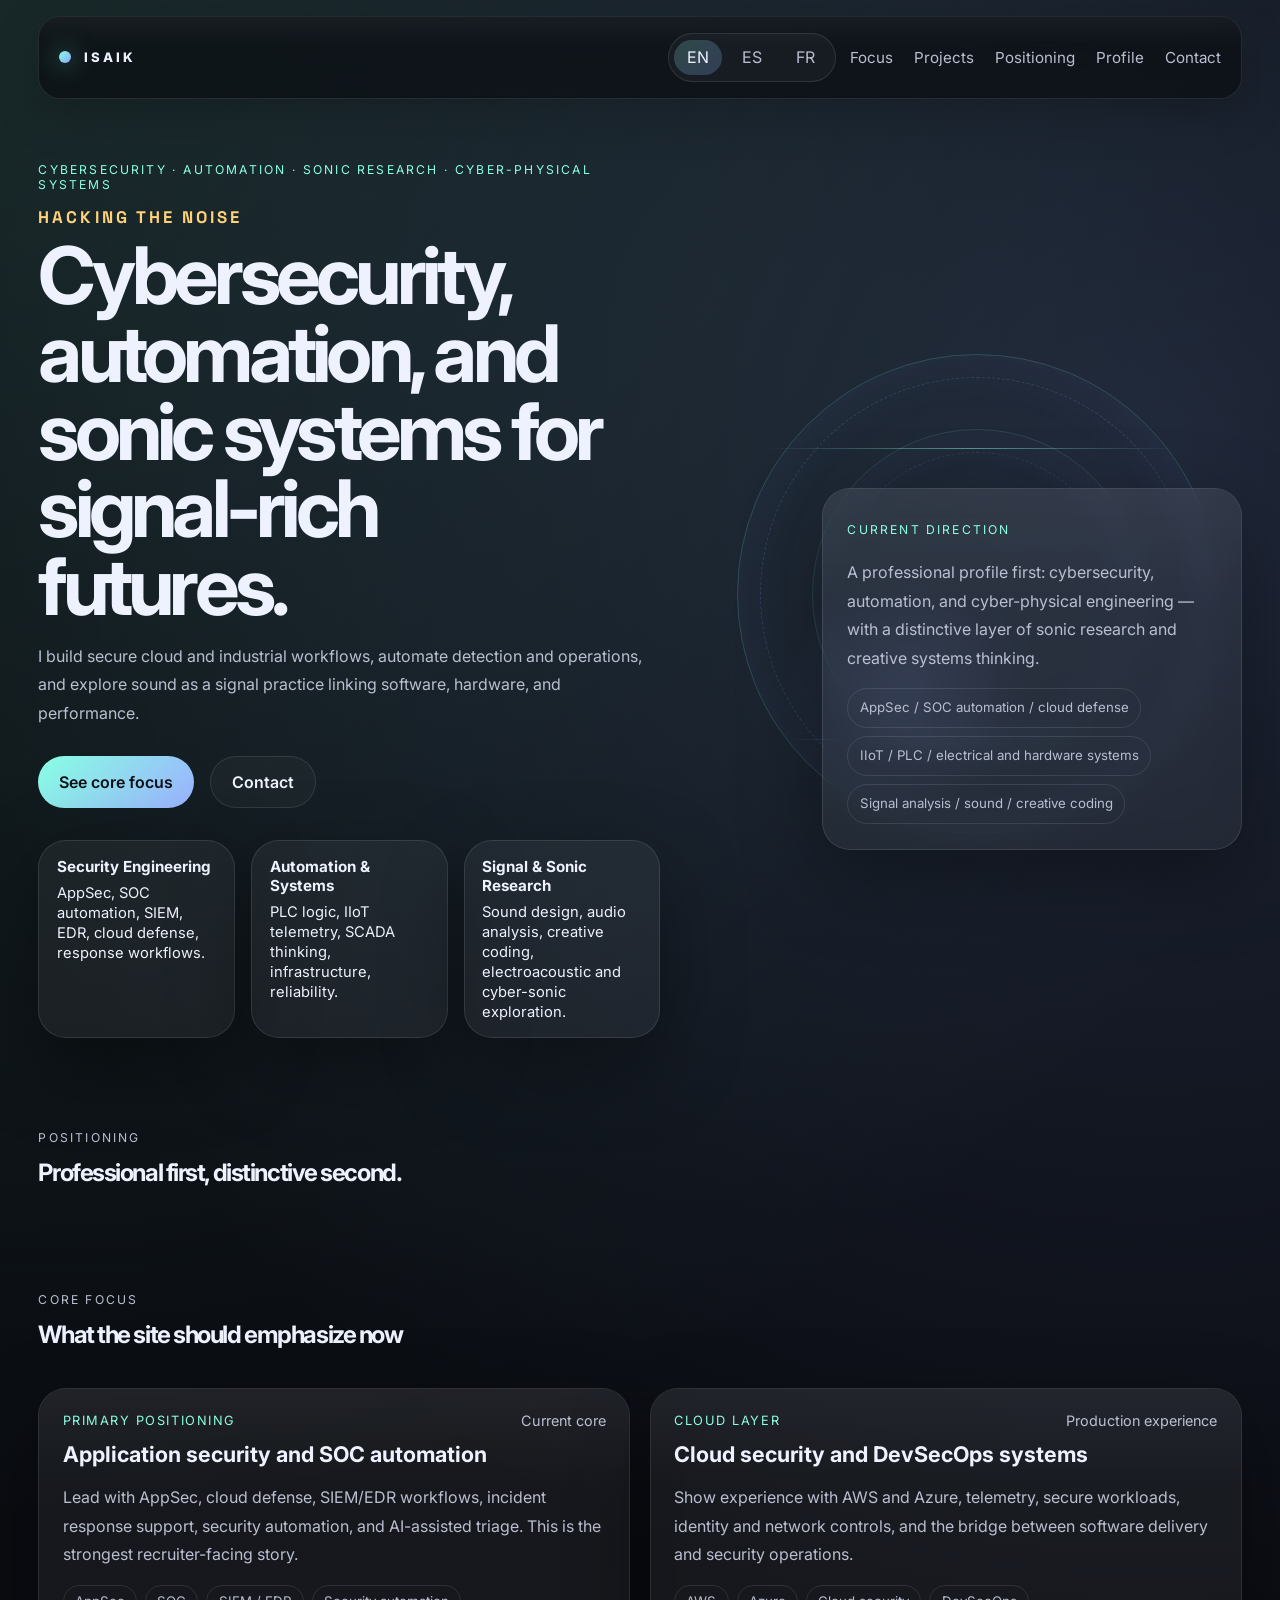
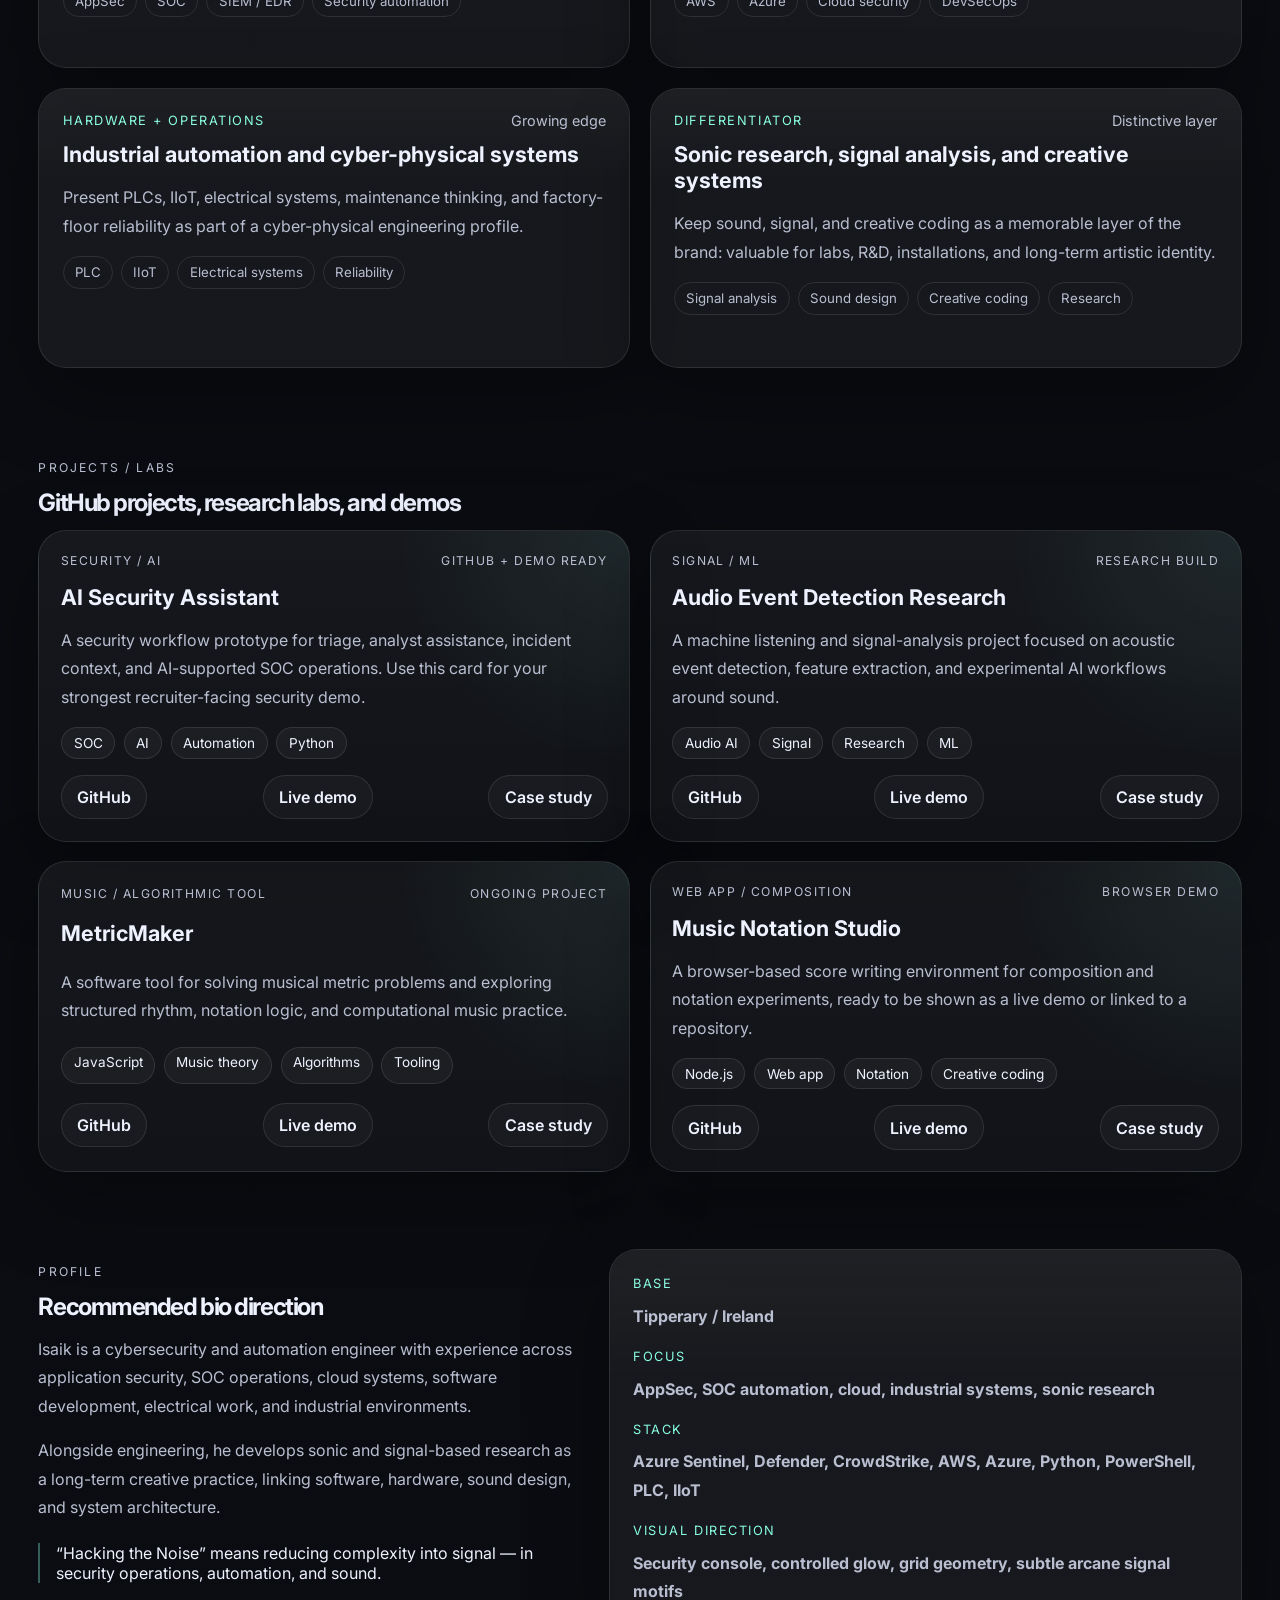
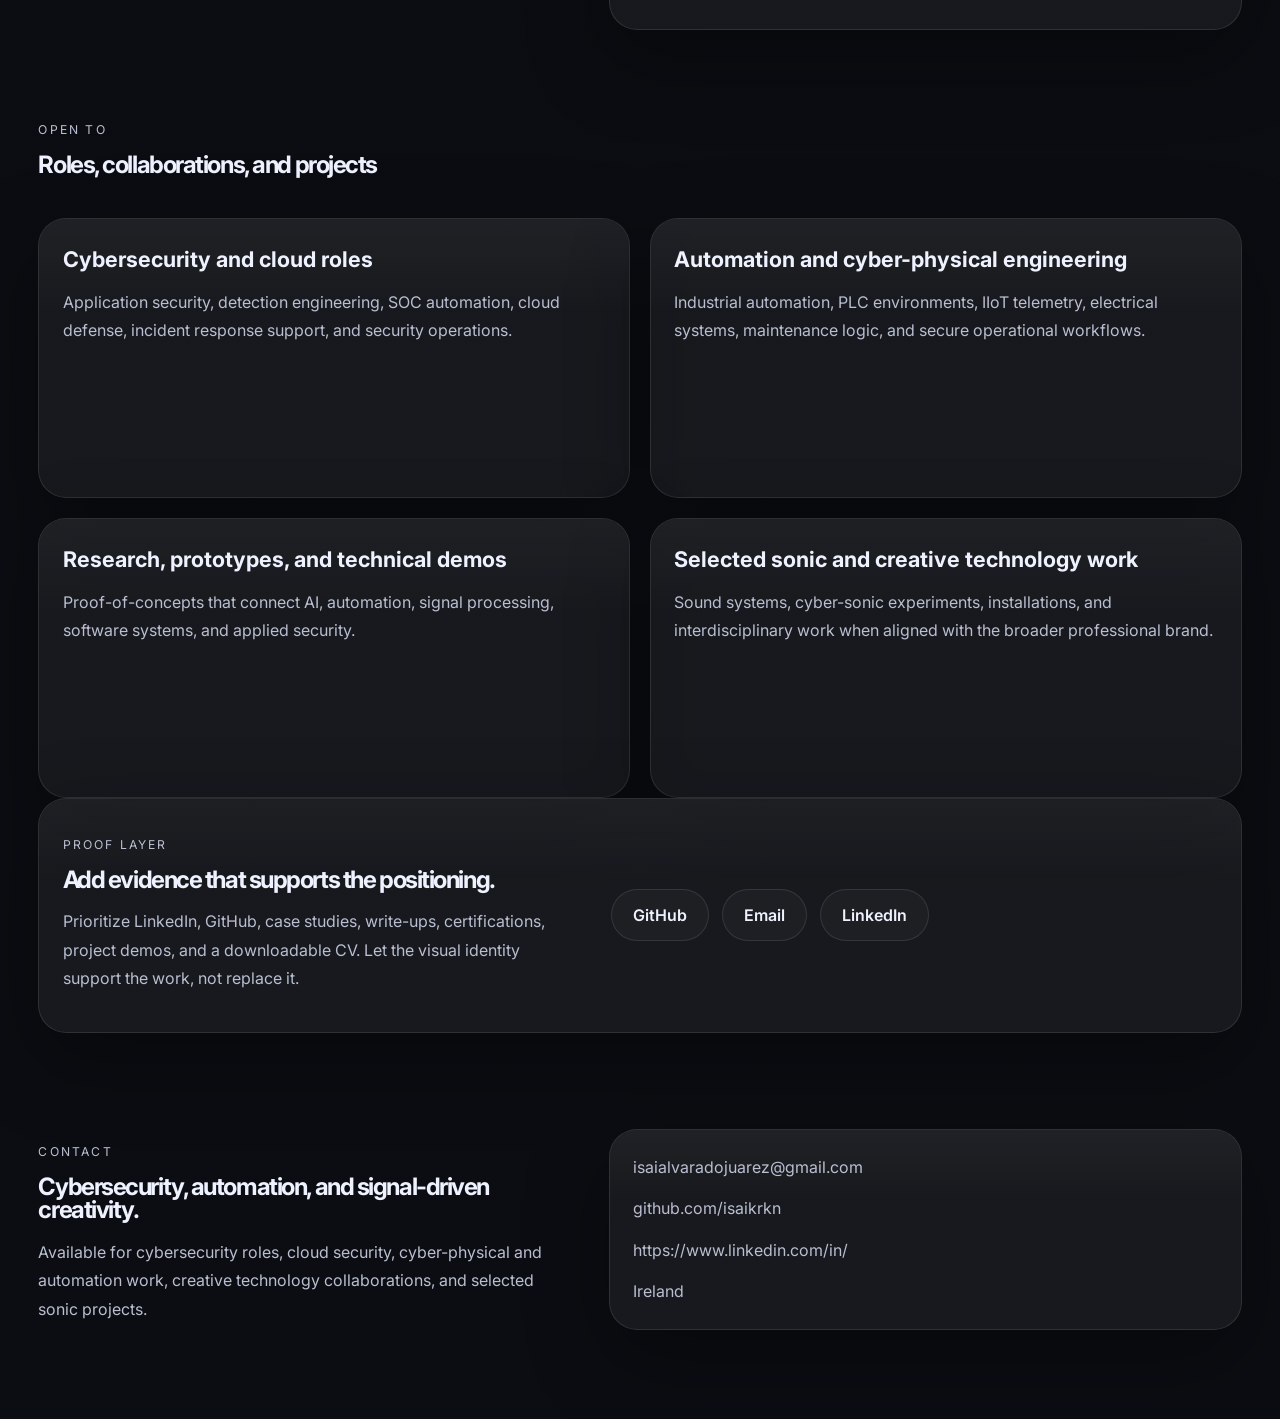
<file: index.html>
<!DOCTYPE html>
<html lang="en">
  <head>
    <meta charset="UTF-8" />
    <meta name="viewport" content="width=device-width, initial-scale=1.0" />
    <title>Isaik | Hacking the Noise</title>
    <meta
      name="description"
      content="Official website of Isaik — cybersecurity, automation, cyber-physical systems, and sonic research. Hacking the Noise."
    />
    <meta
      name="keywords"
      content="Isaik, cybersecurity, automation engineer, cyber-physical systems, appsec, SOC automation, IIoT, sound design, sonic research, Dublin"
    />
    <meta name="author" content="Isaik" />
    <meta name="theme-color" content="#0a0d13" />

    <meta property="og:title" content="Isaik | Hacking the Noise" />
    <meta
      property="og:description"
      content="Cybersecurity, automation, cyber-physical systems, and sonic research."
    />
    <meta property="og:type" content="website" />
    <meta property="og:image" content="assets/og-cover.svg" />

    <meta name="twitter:card" content="summary_large_image" />
    <meta name="twitter:title" content="Isaik | Hacking the Noise" />
    <meta
      name="twitter:description"
      content="Cybersecurity, automation, cyber-physical systems, and sonic research."
    />
    <meta name="twitter:image" content="assets/og-cover.svg" />

    <link rel="icon" href="assets/favicon.svg" type="image/svg+xml" />
    <link rel="manifest" href="site.webmanifest" />
    <link rel="preconnect" href="https://fonts.googleapis.com" />
    <link rel="preconnect" href="https://fonts.gstatic.com" crossorigin />
    <link
      href="https://fonts.googleapis.com/css2?family=Inter:wght@400;500;600;700;800&family=Space+Grotesk:wght@500;700&display=swap"
      rel="stylesheet"
    />
    <link rel="stylesheet" href="styles.css" />

    <script type="application/ld+json">
      {
        "@context": "https://schema.org",
        "@type": "Person",
        "name": "Isaik",
        "alternateName": "Nehemias Isai Alvarado Juarez",
        "jobTitle": [
          "Cybersecurity Specialist",
          "Automation Engineer",
          "Electrical & Automation Engineer",
          "Cloud Security Engineer",
          "Sound Designer",
          "Creative Technologist"
        ],
        "email": "mailto:isaialvaradojuarez@gmail.com",
        "url": "/",
        "sameAs": [
          "https://github.com/isaikrkn"
        ],
        "homeLocation": {
          "@type": "Place",
          "name": "Ireland"
        },
        "knowsAbout": [
          "Application Security",
          "SOC Automation",
          "Cloud Security",
          "Industrial Automation",
          "PLC",
          "IIoT",
          "Cyber-Physical Systems",
          "Signal Analysis",
          "Sound Design",
          "Creative Coding"
        ]
      }
    </script>
  </head>
  <body>
    <div class="noise"></div>
    <div class="site-shell">
      <header class="topbar">
        <a class="brand" href="#home" aria-label="Go to home">
          <span class="brand-mark"></span>
          <span>ISAIK</span>
        </a>

        <div class="topbar-actions">
          <div class="lang-switcher" id="langSwitcher" role="group" aria-label="Language selector">
            <button class="lang-btn active" type="button" data-lang="en" aria-pressed="true">EN</button>
            <button class="lang-btn" type="button" data-lang="es" aria-pressed="false">ES</button>
            <button class="lang-btn" type="button" data-lang="fr" aria-pressed="false">FR</button>
          </div>

          <button class="nav-toggle" aria-expanded="false" aria-label="Open menu">
            <span></span>
            <span></span>
          </button>

          <nav class="nav">
            <a href="#work" data-i18n="nav.work">Focus</a>
            <a href="#projects" data-i18n="nav.projects">Projects</a>
            <a href="#positioning" data-i18n="nav.positioning">Positioning</a>
            <a href="#profile" data-i18n="nav.profile">Profile</a>
            <a href="#contact" data-i18n="nav.contact">Contact</a>
          </nav>
        </div>
      </header>

      <main>
        <section class="hero" id="home">
          <div class="hero-copy">
            <p class="eyebrow" data-i18n="hero.eyebrow">Cybersecurity · Automation · Sonic Research · Cyber-Physical Systems</p>
            <p class="mantra" data-i18n="hero.mantra">Hacking the Noise</p>
            <h1 data-i18n="hero.title">
              Cybersecurity, automation, and sonic systems for signal-rich futures.
            </h1>
            <p class="lead" data-i18n="hero.lead">
              I build secure cloud and industrial workflows, automate detection and operations, and explore sound as a signal practice linking software, hardware, and performance.
            </p>
            <div class="hero-actions">
              <a class="button button-primary" href="#work" data-i18n="hero.primaryCta">See core focus</a>
              <a class="button button-secondary" href="#contact" data-i18n="hero.secondaryCta">Contact</a>
            </div>
            <ul class="hero-metrics" aria-label="Profile summary">
              <li>
                <strong data-i18n="hero.metrics.one.title">Security Engineering</strong>
                <span data-i18n="hero.metrics.one.text">AppSec, SOC automation, SIEM, EDR, cloud defense, response workflows.</span>
              </li>
              <li>
                <strong data-i18n="hero.metrics.two.title">Automation & Systems</strong>
                <span data-i18n="hero.metrics.two.text">PLC logic, IIoT telemetry, SCADA thinking, infrastructure, reliability.</span>
              </li>
              <li>
                <strong data-i18n="hero.metrics.three.title">Signal & Sonic Research</strong>
                <span data-i18n="hero.metrics.three.text">Sound design, audio analysis, creative coding, electroacoustic and cyber-sonic exploration.</span>
              </li>
            </ul>
          </div>

          <div class="hero-visual" aria-hidden="true">
            <div class="sigil-ring"></div>
            <div class="sigil-ring sigil-ring-two"></div>
            <div class="sigil-core"></div>
            <div class="scan-line scan-a"></div>
            <div class="scan-line scan-b"></div>
            <div class="terminal-card">
              <span class="grid-label" data-i18n="hero.visualLabel">Current direction</span>
              <p data-i18n="hero.visualText">
                A professional profile first: cybersecurity, automation, and cyber-physical engineering — with a distinctive layer of sonic research and creative systems thinking.
              </p>
              <ul>
                <li data-i18n="hero.visualList.one">AppSec / SOC automation / cloud defense</li>
                <li data-i18n="hero.visualList.two">IIoT / PLC / electrical and hardware systems</li>
                <li data-i18n="hero.visualList.three">Signal analysis / sound / creative coding</li>
              </ul>
            </div>
          </div>
        </section>

        <section class="section intro-band" id="positioning">
          <div>
            <p class="section-label" data-i18n="positioning.label">Positioning</p>
            <h2 data-i18n="positioning.title">Professional first, distinctive second.</h2>
          </div>
          <div>
            <p data-i18n="positioning.textOne">
              The site should present you first as a credible engineering profile spanning cybersecurity, automation, cloud, and cyber-physical systems.
            </p>
            <p data-i18n="positioning.textTwo">
              Your artistic layer remains a differentiator, not a distraction: sound, signal, and systems thinking make the brand memorable without reducing professionalism.
            </p>
          </div>
        </section>

        <section class="section" id="work">
          <div class="section-heading">
            <div>
              <p class="section-label" data-i18n="work.label">Core focus</p>
              <h2 data-i18n="work.title">What the site should emphasize now</h2>
            </div>
            <p data-i18n="work.intro">
              These blocks align your website with the strongest story from your engineering, security, automation, and sound background.
            </p>
          </div>

          <div class="project-grid" id="projectGrid"></div>
        </section>

        <section class="section" id="projects">
          <div class="section-heading">
            <div>
              <p class="section-label" data-i18n="portfolio.label">Projects / Labs</p>
              <h2 data-i18n="portfolio.title">GitHub projects, research labs, and demos</h2>
            </div>
            <p data-i18n="portfolio.intro">
              This is the section to showcase repositories, live demos, technical case studies, and cyber-sonic experiments.
            </p>
          </div>

          <div class="portfolio-grid" id="portfolioGrid"></div>
        </section>

        <section class="section split" id="profile">
          <div>
            <p class="section-label" data-i18n="profile.label">Profile</p>
            <h2 data-i18n="profile.title">Recommended bio direction</h2>
            <p data-i18n="profile.textOne">
              Isaik is a cybersecurity and automation engineer with experience across application security, SOC operations, cloud systems, software development, electrical work, and industrial environments.
            </p>
            <p data-i18n="profile.textTwo">
              Alongside engineering, he develops sonic and signal-based research as a long-term creative practice, linking software, hardware, sound design, and system architecture.
            </p>
            <blockquote class="quote-block" data-i18n="profile.quote">
              “Hacking the Noise” means reducing complexity into signal — in security operations, automation, and sound.
            </blockquote>
          </div>

          <aside class="bio-panel">
            <div class="bio-item">
              <span data-i18n="profile.panel.base">Base</span>
              <strong data-i18n="profile.panel.baseValue">Tipperary / Ireland</strong>
            </div>
            <div class="bio-item">
              <span data-i18n="profile.panel.focus">Focus</span>
              <strong data-i18n="profile.panel.focusValue">AppSec, SOC automation, cloud, industrial systems, sonic research</strong>
            </div>
            <div class="bio-item">
              <span data-i18n="profile.panel.stack">Stack</span>
              <strong data-i18n="profile.panel.stackValue">Azure Sentinel, Defender, CrowdStrike, AWS, Azure, Python, PowerShell, PLC, IIoT</strong>
            </div>
            <div class="bio-item">
              <span data-i18n="profile.panel.visual">Visual direction</span>
              <strong data-i18n="profile.panel.visualValue">Security console, controlled glow, grid geometry, subtle arcane signal motifs</strong>
            </div>
          </aside>
        </section>

        <section class="section" id="opportunities">
          <div class="section-heading">
            <div>
              <p class="section-label" data-i18n="offers.label">Open to</p>
              <h2 data-i18n="offers.title">Roles, collaborations, and projects</h2>
            </div>
            <p data-i18n="offers.intro">
              Make it easy for recruiters, hiring managers, labs, and collaborators to understand where you fit best.
            </p>
          </div>

          <div class="service-grid" id="serviceGrid"></div>
        </section>

        <section class="section cta-panel">
          <div>
            <p class="section-label" data-i18n="cta.label">Proof layer</p>
            <h2 data-i18n="cta.title">Add evidence that supports the positioning.</h2>
            <p data-i18n="cta.text">
              Prioritize LinkedIn, GitHub, case studies, write-ups, certifications, project demos, and a downloadable CV. Let the visual identity support the work, not replace it.
            </p>
          </div>
          <div class="cta-links">
            <a class="pill-link" href="https://github.com/isaikrkn" target="_blank" rel="noreferrer">GitHub</a>
            <a class="pill-link" href="mailto:isaialvaradojuarez@gmail.com">Email</a>
            <a class="pill-link" href="https://www.linkedin.com/in/warrior-dev-security-nehemiah/" target="_blank" rel="noreferrer">LinkedIn</a>
          </div>
        </section>
      </main>

      <footer class="footer" id="contact">
        <div>
          <p class="section-label" data-i18n="footer.label">Contact</p>
          <h2 data-i18n="footer.title">Cybersecurity, automation, and signal-driven creativity.</h2>
          <p data-i18n="footer.text">
            Available for cybersecurity roles, cloud security, cyber-physical and automation work, creative technology collaborations, and selected sonic projects.
          </p>
        </div>

        <div class="contact-card">
          <a href="mailto:isaialvaradojuarez@gmail.com">isaialvaradojuarez@gmail.com</a>
          <a href="https://github.com/isaikrkn" target="_blank" rel="noreferrer">github.com/isaikrkn</a>
          <a href="https://www.linkedin.com/in/warrior-dev-security-nehemiah/" target="_blank" rel="noreferrer">https://www.linkedin.com/in/</a>
          <span data-i18n="footer.location">Ireland</span>
        </div>
      </footer>
    </div>

    <script src="script.js"></script>
  </body>
</html>
</file>
<file: styles.css>
:root {
  --bg: #0b0d12;
  --bg-soft: #121621;
  --panel: rgba(255, 255, 255, 0.05);
  --panel-strong: rgba(255, 255, 255, 0.08);
  --line: rgba(255, 255, 255, 0.1);
  --line-strong: rgba(255, 255, 255, 0.16);
  --text: #eef2ff;
  --muted: #b9bfd1;
  --accent: #88ffe2;
  --accent-2: #8ba7ff;
  --warm: #ffd27a;
  --max: 1220px;
  --shadow: 0 28px 80px rgba(0, 0, 0, 0.34);
  --radius: 28px;
}

* {
  box-sizing: border-box;
}

html {
  scroll-behavior: smooth;
}

body {
  margin: 0;
  font-family: "Inter", system-ui, -apple-system, BlinkMacSystemFont, "Segoe UI", sans-serif;
  background:
    radial-gradient(circle at top left, rgba(136, 255, 226, 0.12), transparent 32%),
    radial-gradient(circle at 90% 10%, rgba(139, 167, 255, 0.16), transparent 28%),
    linear-gradient(180deg, #090b10 0%, #0b0d12 100%);
  color: var(--text);
  min-height: 100vh;
  overflow-x: hidden;
}

body::before {
  content: "";
  position: fixed;
  inset: 0;
  pointer-events: none;
  background-image:
    linear-gradient(rgba(255,255,255,0.03) 1px, transparent 1px),
    linear-gradient(90deg, rgba(255,255,255,0.03) 1px, transparent 1px);
  background-size: 34px 34px;
  mask-image: radial-gradient(circle at center, black 50%, transparent 92%);
  opacity: 0.15;
}

img {
  max-width: 100%;
  display: block;
}

button,
a {
  color: inherit;
  text-decoration: none;
}

button {
  font: inherit;
}

.noise {
  position: fixed;
  inset: 0;
  pointer-events: none;
  opacity: 0.07;
  background-image: radial-gradient(circle at center, rgba(255,255,255,0.18) 0.5px, transparent 0.5px);
  background-size: 7px 7px;
}

.site-shell {
  width: min(calc(100% - clamp(2rem, 6vw, 6rem)), var(--max));
  margin: 0 auto;
}

.topbar {
  position: sticky;
  top: 1rem;
  z-index: 20;
  display: flex;
  align-items: center;
  justify-content: space-between;
  gap: 1.25rem;
  margin-top: 1rem;
  padding: 1rem 1.25rem;
  border: 1px solid var(--line);
  border-radius: 22px;
  background: rgba(11, 13, 18, 0.7);
  box-shadow: 0 14px 50px rgba(0, 0, 0, 0.2);
  backdrop-filter: blur(18px);
}

.topbar-actions {
  display: flex;
  align-items: center;
  gap: 0.9rem;
  margin-left: auto;
}

.brand {
  display: inline-flex;
  align-items: center;
  gap: 0.8rem;
  font-weight: 800;
  letter-spacing: 0.22em;
  font-size: 0.82rem;
  white-space: nowrap;
}

.brand-mark {
  width: 12px;
  height: 12px;
  border-radius: 999px;
  background: linear-gradient(135deg, var(--accent), var(--accent-2));
  box-shadow: 0 0 24px rgba(136, 255, 226, 0.65);
}

.lang-switcher {
  display: inline-flex;
  align-items: center;
  gap: 0.35rem;
  padding: 0.35rem;
  border-radius: 999px;
  border: 1px solid var(--line);
  background: rgba(255, 255, 255, 0.04);
}

.lang-btn {
  min-width: 48px;
  border: 0;
  border-radius: 999px;
  padding: 0.48rem 0.78rem;
  background: transparent;
  color: var(--muted);
  cursor: pointer;
  transition: background 0.2s ease, color 0.2s ease, transform 0.2s ease;
}

.lang-btn:hover,
.lang-btn:focus-visible {
  color: var(--text);
  transform: translateY(-1px);
}

.lang-btn.active {
  background: linear-gradient(135deg, rgba(136, 255, 226, 0.2), rgba(139, 167, 255, 0.24));
  color: var(--text);
}

.nav {
  display: flex;
  gap: 1.3rem;
  color: var(--muted);
}

.nav a {
  font-size: 0.95rem;
  transition: color 0.2s ease;
}

.nav a:hover,
.nav a:focus-visible {
  color: var(--text);
}

.nav-toggle {
  display: none;
  width: 48px;
  height: 48px;
  border-radius: 14px;
  border: 1px solid var(--line);
  background: rgba(255, 255, 255, 0.04);
  align-items: center;
  justify-content: center;
  gap: 4px;
  flex-direction: column;
}

.nav-toggle span {
  display: block;
  width: 18px;
  height: 2px;
  background: var(--text);
}

main {
  padding-top: clamp(2rem, 4vw, 3.5rem);
}

.hero {
  display: grid;
  grid-template-columns: minmax(0, 1.08fr) minmax(360px, 0.92fr);
  gap: clamp(2rem, 4vw, 4rem);
  align-items: center;
  min-height: min(82vh, 860px);
}

.hero-copy {
  max-width: 700px;
}

.eyebrow,
.section-label,
.grid-label,
.mantra {
  text-transform: uppercase;
  letter-spacing: 0.18em;
}

.eyebrow,
.section-label,
.grid-label {
  font-size: 0.76rem;
  color: var(--accent);
}

.mantra {
  font-family: "Space Grotesk", sans-serif;
  font-size: 1.05rem;
  font-weight: 700;
  color: var(--warm);
  margin: 0.9rem 0 0;
}

.hero h1,
.section h2,
.footer h2 {
  margin: 0.55rem 0 1rem;
  line-height: 0.98;
  letter-spacing: -0.06em;
}

.hero h1 {
  font-size: clamp(3rem, 6.2vw, 5.35rem);
  max-width: 11ch;
}

.lead,
.section p,
.footer p,
.service-card p,
.project-card p,
.bio-panel,
.contact-card,
.terminal-card {
  color: var(--muted);
  line-height: 1.78;
}

.lead {
  max-width: 62ch;
}

.hero-actions {
  display: flex;
  gap: 1rem;
  margin: 1.8rem 0 2rem;
  flex-wrap: wrap;
}

.button,
.pill-link {
  display: inline-flex;
  align-items: center;
  justify-content: center;
  border-radius: 999px;
  padding: 0.95rem 1.3rem;
  font-weight: 600;
  transition: transform 0.2s ease, border-color 0.2s ease, background 0.2s ease;
}

.button:hover,
.pill-link:hover,
.button:focus-visible,
.pill-link:focus-visible {
  transform: translateY(-2px);
}

.button-primary {
  background: linear-gradient(135deg, var(--accent), #9bb1ff);
  color: #0d1117;
}

.button-secondary,
.pill-link {
  border: 1px solid var(--line);
  background: rgba(255, 255, 255, 0.03);
}

.hero-metrics {
  list-style: none;
  display: grid;
  grid-template-columns: repeat(3, minmax(0, 1fr));
  gap: 1rem;
  padding: 0;
  margin: 0;
}

.hero-metrics li,
.project-card,
.service-card,
.bio-panel,
.contact-card,
.cta-panel,
.terminal-card {
  border: 1px solid var(--line);
  background: var(--panel);
  border-radius: var(--radius);
  box-shadow: var(--shadow);
}

.hero-metrics li {
  padding: 1rem 1.1rem;
}

.hero-metrics strong {
  display: block;
  margin-bottom: 0.35rem;
  font-size: 0.95rem;
}

.hero-metrics span {
  font-size: 0.92rem;
}


.portfolio-grid {
  display: grid;
  grid-template-columns: repeat(2, minmax(0, 1fr));
  gap: 1.2rem;
}

.portfolio-card {
  border: 1px solid var(--line);
  background:
    linear-gradient(180deg, rgba(255, 255, 255, 0.05), rgba(255, 255, 255, 0.03)),
    radial-gradient(circle at top right, rgba(136, 255, 226, 0.08), transparent 35%);
  border-radius: var(--radius);
  box-shadow: var(--shadow);
  padding: 1.35rem;
  display: grid;
  gap: 1rem;
}

.portfolio-head,
.portfolio-actions {
  display: flex;
  align-items: center;
  justify-content: space-between;
  gap: 0.8rem;
  flex-wrap: wrap;
}

.portfolio-type,
.portfolio-status {
  font-size: 0.76rem;
  letter-spacing: 0.12em;
  text-transform: uppercase;
  color: var(--muted);
}

.portfolio-card h3 {
  margin: 0;
  font-size: clamp(1.12rem, 2vw, 1.35rem);
}

.portfolio-card p {
  margin: 0;
}

.portfolio-chips {
  list-style: none;
  display: flex;
  flex-wrap: wrap;
  gap: 0.55rem;
  padding: 0;
  margin: 0;
}

.portfolio-chips li {
  padding: 0.42rem 0.72rem;
  border-radius: 999px;
  border: 1px solid var(--line);
  background: rgba(255,255,255,0.04);
  color: var(--text);
  font-size: 0.85rem;
}

.mini-link {
  display: inline-flex;
  align-items: center;
  justify-content: center;
  padding: 0.7rem 0.95rem;
  border-radius: 999px;
  border: 1px solid var(--line);
  background: rgba(255,255,255,0.03);
  color: var(--text);
  font-weight: 600;
  transition: transform 0.2s ease, border-color 0.2s ease, background 0.2s ease;
}

.mini-link:hover,
.mini-link:focus-visible {
  transform: translateY(-1px);
  border-color: var(--line-strong);
  background: rgba(255,255,255,0.06);
}

.hero-visual {
  position: relative;
  min-height: 560px;
  display: grid;
  place-items: center;
}

.sigil-ring,
.sigil-core,
.scan-line {
  position: absolute;
  border-radius: 999px;
}

.sigil-ring {
  width: min(82vw, 480px);
  aspect-ratio: 1;
  border: 1px solid rgba(136, 255, 226, 0.18);
  box-shadow: inset 0 0 60px rgba(139, 167, 255, 0.08);
}

.sigil-ring::before {
  content: "";
  position: absolute;
  inset: 22px;
  border-radius: inherit;
  border: 1px dashed rgba(139, 167, 255, 0.18);
}

.sigil-ring-two {
  width: min(62vw, 330px);
  opacity: 0.75;
}

.sigil-core {
  width: 240px;
  height: 240px;
  background: radial-gradient(circle, rgba(139, 167, 255, 0.12) 0%, rgba(255, 255, 255, 0) 72%);
  transform: translate(-70px, 95px);
  animation: drift 11s ease-in-out infinite;
}

.scan-line {
  width: 78%;
  height: 1px;
  background: linear-gradient(90deg, transparent, rgba(136, 255, 226, 0.5), transparent);
}

.scan-a {
  top: 24%;
  left: 10%;
}

.scan-b {
  bottom: 24%;
  right: 8%;
}

.terminal-card {
  position: absolute;
  right: 0;
  bottom: 1.5rem;
  width: min(100%, 420px);
  padding: 1.55rem;
  backdrop-filter: blur(14px);
}

.terminal-card ul,
.project-card ul {
  list-style: none;
  padding: 0;
  margin: 1rem 0 0;
  display: flex;
  flex-wrap: wrap;
  gap: 0.5rem;
}

.terminal-card li,
.project-card li {
  border: 1px solid rgba(255, 255, 255, 0.1);
  padding: 0.45rem 0.7rem;
  border-radius: 999px;
  color: var(--muted);
  font-size: 0.83rem;
}

.section {
  padding: clamp(3.2rem, 6vw, 5rem) 0 0;
}

.intro-band {
  display: grid;
  grid-template-columns: 0.75fr 1.25fr;
  gap: 2rem;
  align-items: start;
}

.section-heading,
.split,
.cta-panel,
.footer {
  display: grid;
  grid-template-columns: 0.92fr 1.08fr;
  gap: 2rem;
  align-items: start;
}

.project-grid,
.service-grid {
  display: grid;
  grid-template-columns: repeat(2, minmax(0, 1fr));
  gap: 1.25rem;
  margin-top: 1.6rem;
}

.project-card,
.service-card {
  padding: 1.45rem;
  min-height: 280px;
  position: relative;
  overflow: hidden;
}

.project-card::before,
.service-card::before,
.bio-panel::before,
.contact-card::before,
.cta-panel::before,
.terminal-card::before,
.topbar::before {
  content: "";
  position: absolute;
  inset: 0;
  background: linear-gradient(180deg, rgba(255, 255, 255, 0.04), transparent 34%);
  pointer-events: none;
  border-radius: inherit;
}

.project-meta {
  display: flex;
  justify-content: space-between;
  gap: 1rem;
  align-items: center;
  margin-bottom: 0.75rem;
}

.project-tag {
  font-size: 0.8rem;
  color: var(--accent);
  text-transform: uppercase;
  letter-spacing: 0.12em;
}

.project-year {
  color: var(--muted);
  font-size: 0.9rem;
}

.project-card h3,
.service-card h3 {
  margin: 0.25rem 0 0.75rem;
  font-size: 1.35rem;
}

.bio-panel,
.contact-card,
.cta-panel {
  padding: 1.45rem;
  position: relative;
}

.quote-block {
  margin: 1.35rem 0 0;
  padding-left: 1rem;
  border-left: 2px solid rgba(136, 255, 226, 0.34);
  color: var(--text);
}

.bio-item + .bio-item {
  margin-top: 1rem;
}

.bio-item span {
  display: block;
  color: var(--accent);
  font-size: 0.8rem;
  text-transform: uppercase;
  letter-spacing: 0.12em;
  margin-bottom: 0.35rem;
}

.cta-links {
  display: flex;
  gap: 0.85rem;
  flex-wrap: wrap;
  align-self: center;
  justify-content: flex-start;
}

.footer {
  padding: clamp(3.5rem, 8vw, 6rem) 0 5rem;
}

.contact-card {
  display: grid;
  gap: 0.8rem;
  align-self: start;
}

.contact-card a:hover,
.contact-card a:focus-visible,
.pill-link:hover,
.pill-link:focus-visible {
  color: var(--accent);
  border-color: var(--line-strong);
}

@keyframes drift {
  0%,
  100% {
    transform: translate3d(-70px, 95px, 0) scale(1);
  }
  50% {
    transform: translate3d(-56px, 74px, 0) scale(1.05);
  }
}

@media (max-width: 1080px) {
  .hero {
    grid-template-columns: 1fr;
    min-height: auto;
  }

  .hero-copy {
    max-width: none;
  }

  .hero h1 {
    max-width: 12ch;
  }

  .hero-visual {
    min-height: 480px;
  }

  .intro-band,
  .section-heading,
  .split,
  .cta-panel,
  .footer {
    grid-template-columns: 1fr;
  }
}

@media (max-width: 900px) {
  .hero-metrics,
  .project-grid,
  .portfolio-grid,
  .service-grid {
    grid-template-columns: 1fr;
  }
}

@media (max-width: 720px) {
  .site-shell {
    width: min(calc(100% - 1.2rem), var(--max));
  }

  .topbar {
    top: 0.6rem;
    padding: 0.9rem 1rem;
  }

  .nav-toggle {
    display: inline-flex;
  }

  .nav {
    position: absolute;
    top: calc(100% + 0.5rem);
    right: 0;
    width: min(280px, 100%);
    padding: 1rem;
    border-radius: 20px;
    border: 1px solid var(--line);
    background: rgba(11, 13, 18, 0.96);
    box-shadow: var(--shadow);
    display: none;
    flex-direction: column;
  }

  .nav.nav-open {
    display: flex;
  }

  .hero {
    padding-top: 0.6rem;
  }

  .hero h1 {
    max-width: 100%;
    font-size: clamp(2.75rem, 15vw, 4rem);
  }

  .hero-visual {
    min-height: 360px;
  }

  .terminal-card {
    position: relative;
    inset: auto;
    margin-top: 10rem;
    width: 100%;
  }

  .sigil-ring {
    width: min(90vw, 340px);
  }
}
</file>
